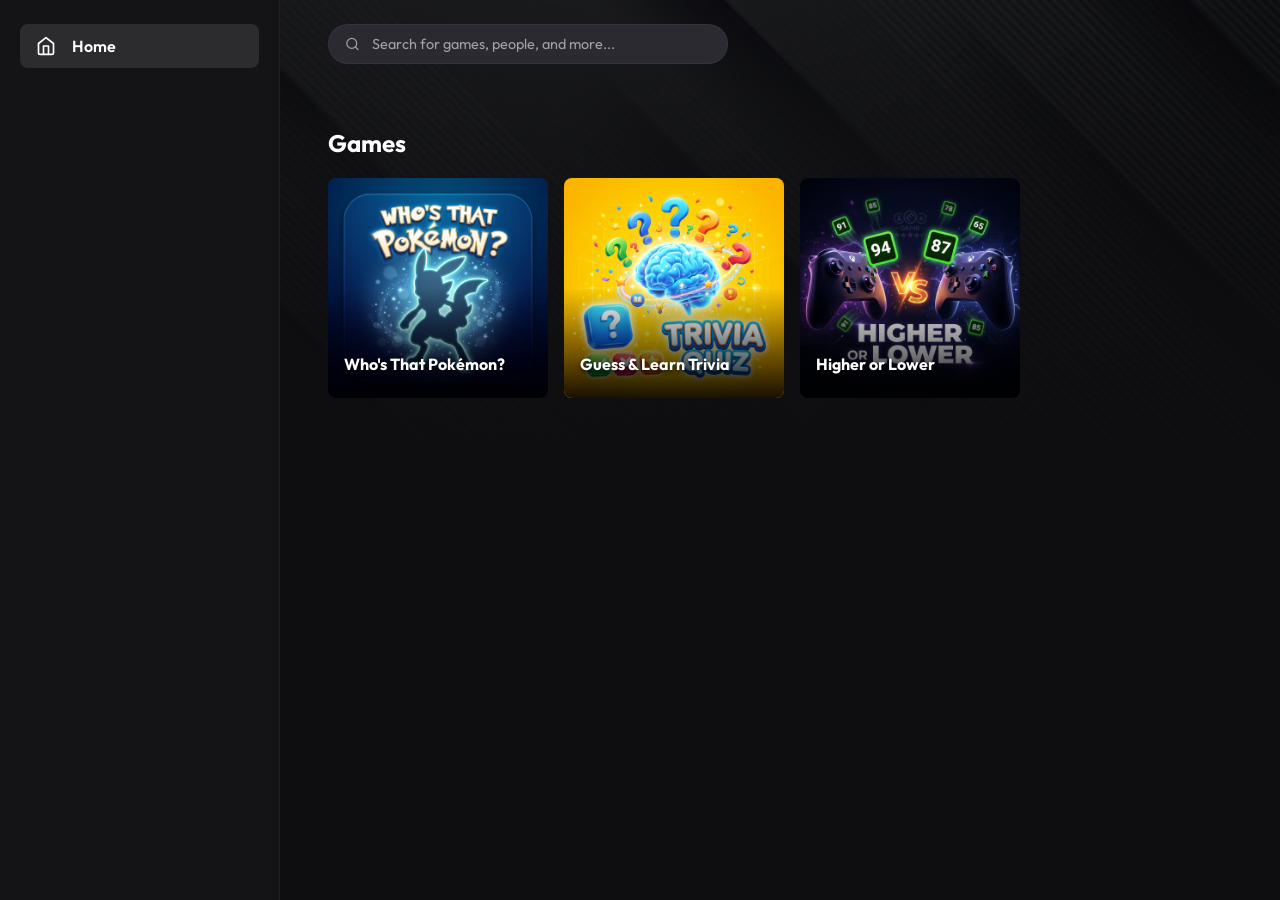
<file: index.html>
<!DOCTYPE html>
<html lang="en">
<head>
    <meta charset="UTF-8">
    <meta name="viewport" content="width=device-width, initial-scale=1.0">
    <title>ArcadiaX Dashboard</title>
    <link rel="preconnect" href="https://fonts.googleapis.com">
    <link rel="preconnect" href="https://fonts.gstatic.com" crossorigin>
    <link href="https://fonts.googleapis.com/css2?family=Outfit:wght@400;500;600;700;800&display=swap" rel="stylesheet">
    <link rel="stylesheet" href="./CSS/dashboard.css">
    
    <svg style="display:none;">
        <defs>
            <symbol id="icon-home" viewBox="0 0 24 24" fill="none" stroke="currentColor" stroke-width="2" stroke-linecap="round" stroke-linejoin="round">
                <path d="M3 9l9-7 9 7v11a2 2 0 0 1-2 2H5a2 2 0 0 1-2-2z"></path><polyline points="9 22 9 12 15 12 15 22"></polyline>
            </symbol>
            <symbol id="icon-search" viewBox="0 0 24 24" fill="none" stroke="currentColor" stroke-width="2" stroke-linecap="round" stroke-linejoin="round">
                <circle cx="11" cy="11" r="8"></circle><line x1="21" y1="21" x2="16.65" y2="16.65"></line>
            </symbol>
            <symbol id="icon-controller" viewBox="0 0 24 24" fill="none" stroke="currentColor" stroke-width="2" stroke-linecap="round" stroke-linejoin="round">
                <rect x="2" y="6" width="20" height="12" rx="2" ry="2"></rect><path d="M12 12h.01"></path><path d="M17 12h.01"></path><path d="M7 12h.01"></path>
            </symbol>
        </defs>
    </svg>
</head>
<body>
    <div class="app-container">
        <aside class="sidebar">
            <div class="sidebar-top">
                <nav class="main-nav">
                    <a href="#" class="nav-item active">
                        <svg class="icon"><use href="#icon-home"></use></svg>
                        <span>Home</span>
                    </a>
                </nav>
            </div>
        </aside>

        <main class="main-workspace">
            <div class="hero-background">
                <img src="./assets/MainBg.png" alt="Hero Background">
                <div class="hero-overlay"></div>
            </div>

            <div class="scroll-container">
                <header class="top-header">
                    <div class="search-box">
                        <svg class="icon-small"><use href="#icon-search"></use></svg>
                        <input type="text" id="searchInput" placeholder="Search for games, people, and more...">
                    </div>
                </header>

                <div class="content-padding">
                    <section class="game-lane">
                        <h2 class="lane-title">Games</h2>
                        <div class="cards-grid">
                            
                            <a href="gameshtml/pokemon.html" class="game-card focusable">
                                <img src="./assets/pokemon_cover.png" alt="Who's that Pokemon" class="card-art">
                                <div class="card-gradient"></div>
                                <div class="card-footer">
                                    <h3 class="game-title">Who's That Pokémon?</h3>
                                </div>
                            </a>

                            <a href="gameshtml/trivia.html" class="game-card focusable">
                                <img src="./assets/trivia_cover.png" alt="Trivia Cover" class="card-art">
                                <div class="card-gradient"></div>
                                <div class="card-footer">
                                    <h3 class="game-title">Guess & Learn Trivia</h3>
                                </div>
                            </a>

                            <a href="gameshtml/ratings.html" class="game-card focusable">
                                <img src="./assets/ratings_cover.png" alt="Higher or Lower" class="card-art">
                                <div class="card-gradient"></div>
                                <div class="card-footer">
                                    <h3 class="game-title">Higher or Lower</h3>
                                </div>
                            </a>

                        </div>
                    </section>
                </div>
            </div>
        </main>
    </div>
    <script src="./JS/dashboard.js"></script>
</body>
</html>
</file>
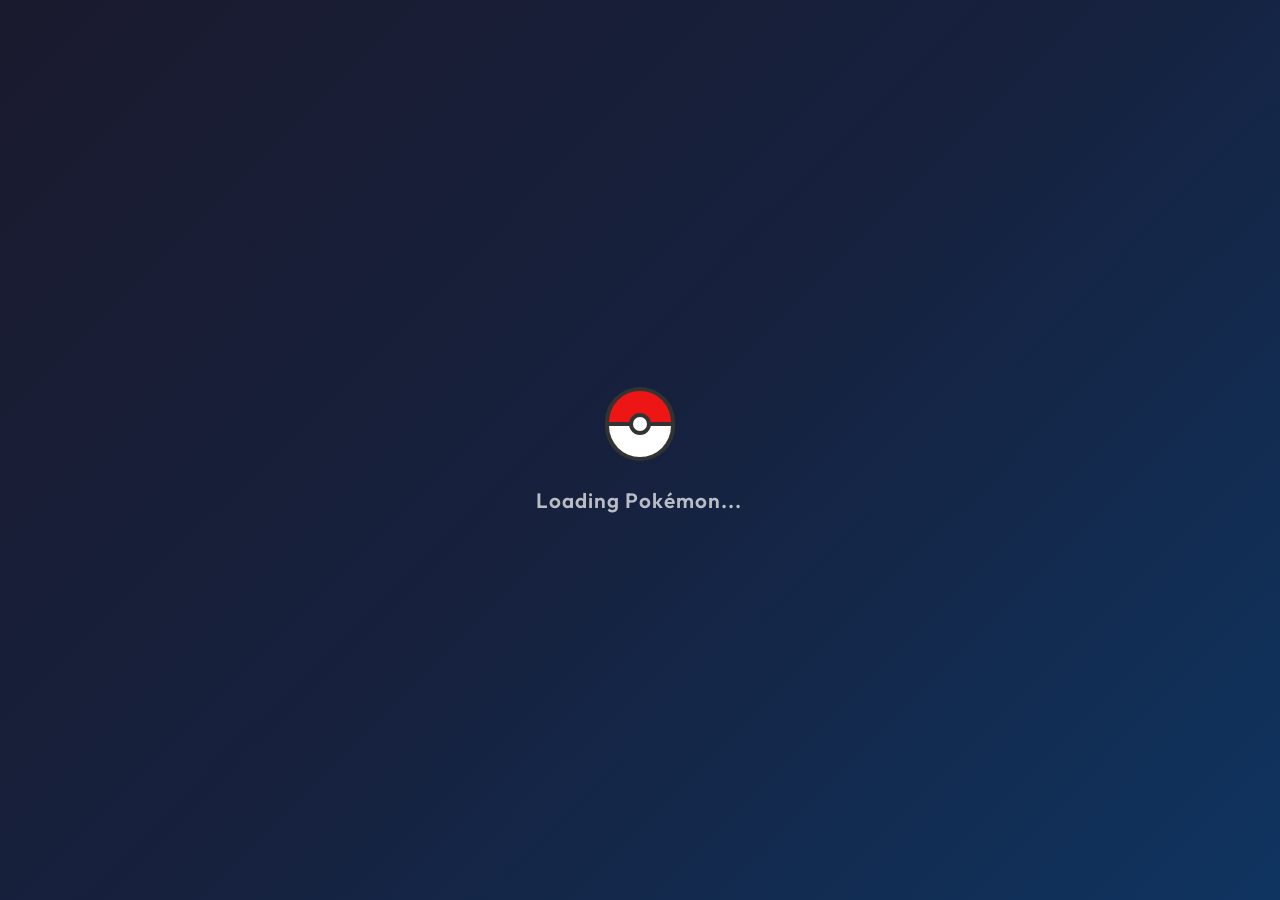
<file: pokemon.html>
<!DOCTYPE html>
<html lang="en">
<head>
    <meta charset="UTF-8">
    <meta name="viewport" content="width=device-width, initial-scale=1.0">
    <title>Who's That Pokémon?</title>
    <meta name="description" content="Test your Pokémon knowledge! Guess the silhouette in this classic Who's That Pokémon challenge.">
    <link rel="preconnect" href="https://fonts.googleapis.com">
    <link rel="preconnect" href="https://fonts.gstatic.com" crossorigin>
    <link href="https://fonts.googleapis.com/css2?family=Outfit:wght@400;600;700;800;900&display=swap" rel="stylesheet">
    <link rel="stylesheet" href="./CSS/style.css">
</head>
<body>

    <!-- Loading Screen -->
    <div id="loadingScreen" class="loading-screen">
        <div class="pokeball-loader">
            <div class="pokeball-top"></div>
            <div class="pokeball-center"></div>
            <div class="pokeball-bottom"></div>
        </div>
        <p class="loading-text">Loading Pokémon<span class="dots">...</span></p>
    </div>

    <!-- Game Screen -->
    <div id="gameScreen" class="game-screen hidden">
        <!-- Back Button -->
        <a href="index.html" class="btn-back">
            <svg width="24" height="24" viewBox="0 0 24 24" fill="none" stroke="currentColor" stroke-width="2.5" stroke-linecap="round" stroke-linejoin="round"><line x1="19" y1="12" x2="5" y2="12"></line><polyline points="12 19 5 12 12 5"></polyline></svg>
            <span>Dashboard</span>
        </a>

        <!-- Aspect-Ratio Preserving Wrapper for Exact Alignment -->
        <div class="bg-wrapper">
            <!-- Background Template -->
            <img src="./assets/Who's That Pokemon Upscale.jpeg" alt="" class="bg-template" draggable="false">

            <!-- Pokémon Silhouette Area (positioned over the starburst) -->
            <div class="silhouette-area">
                <img alt="Who's that Pokémon?" id="pokemonsilhouette" class="pokemon-silhouette" draggable="false" oncontextmenu="return false;">
            </div>
        </div>

        <!-- Title Overlay -->
        <div class="title-bar">
            <h1 id="gameTitle">Who's That Pokémon?</h1>
        </div>

        <!-- Score Display -->
        <div class="score-display" id="scoreDisplay">
            <div class="score-item">
                <span class="score-label">Score</span>
                <span class="score-value" id="scoreValue">0</span>
            </div>
            <div class="score-item">
                <span class="score-label">Streak</span>
                <span class="score-value" id="streakValue">0 🔥</span>
            </div>
        </div>

        <!-- Name Reveal Overlay -->
        <div id="nameReveal" class="name-reveal hidden">
            <span id="revealedName"></span>
        </div>

        <!-- Controls Panel -->
        <div class="controls-panel">
            <!-- Guess Input -->
            <div class="guess-section" id="guessSection">
                <input type="text" id="guessInput" class="guess-input" placeholder="Enter Pokémon name..." autocomplete="off" spellcheck="false">
                <button class="btn btn-guess" id="btnGuess" onclick="submitGuess()">
                    <span>Guess!</span>
                </button>
            </div>

            <!-- Action Buttons -->
            <div class="action-buttons">
                <button class="btn btn-reveal" id="btnReveal" onclick="revealPokemon()">
                    <svg width="20" height="20" viewBox="0 0 24 24" fill="none" stroke="currentColor" stroke-width="2.5" stroke-linecap="round" stroke-linejoin="round"><path d="M1 12s4-8 11-8 11 8 11 8-4 8-11 8-11-8-11-8z"></path><circle cx="12" cy="12" r="3"></circle></svg>
                    <span>Reveal</span>
                </button>
                <button class="btn btn-next" id="btnNext" onclick="nextPokemon()">
                    <span>Next</span>
                    <svg width="20" height="20" viewBox="0 0 24 24" fill="none" stroke="currentColor" stroke-width="2.5" stroke-linecap="round" stroke-linejoin="round"><polyline points="9 18 15 12 9 6"></polyline></svg>
                </button>
            </div>
        </div>

        <!-- Feedback Toast -->
        <div id="feedbackToast" class="feedback-toast hidden">
            <span id="feedbackText"></span>
        </div>
    </div>

    <script src="./JS/Pokemon.js"></script>
</body>
</html>
</file>
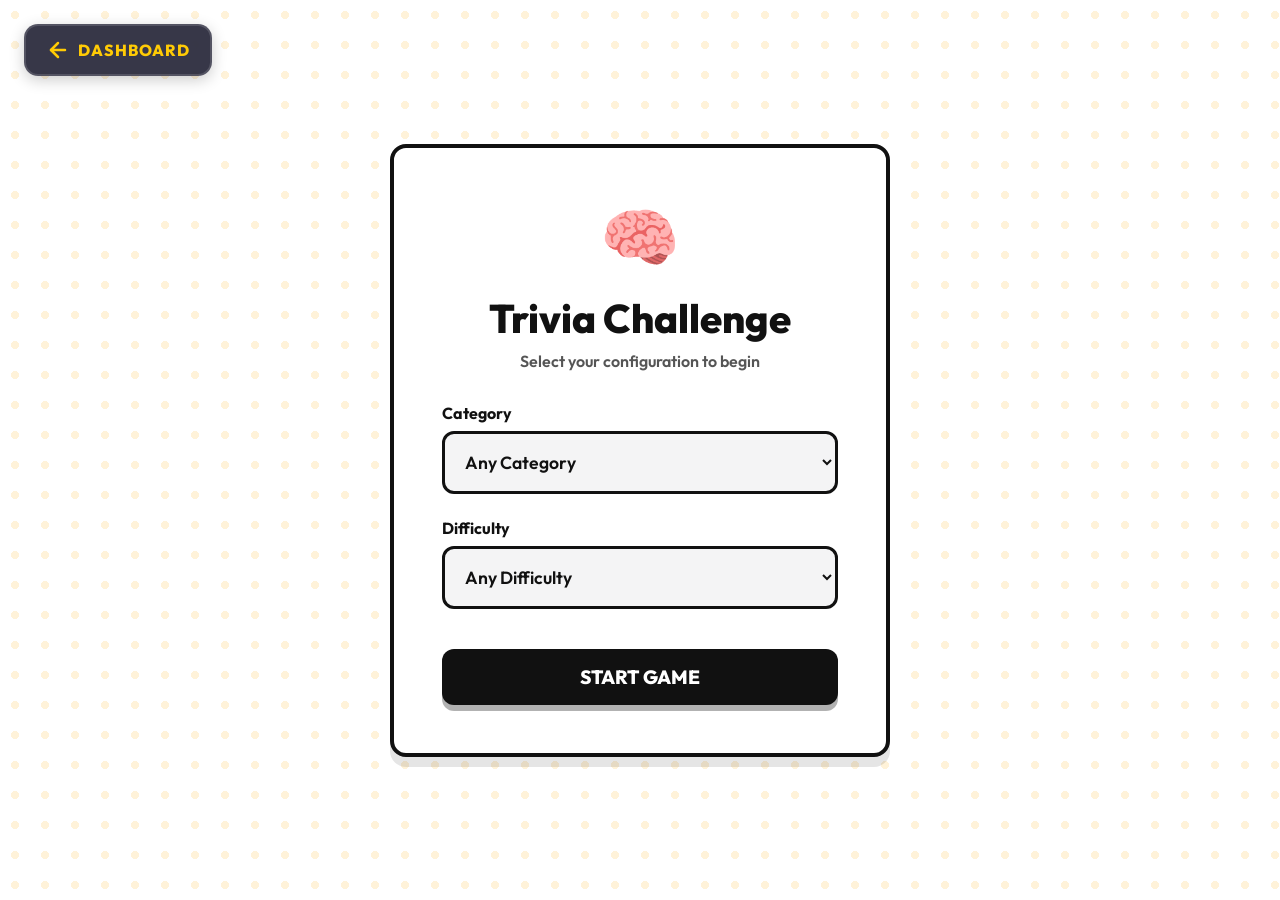
<file: trivia.html>
<!DOCTYPE html>
<html lang="en">
<head>
    <meta charset="UTF-8">
    <meta name="viewport" content="width=device-width, initial-scale=1.0">
    <title>Guess & Learn Trivia</title>
    <link rel="preconnect" href="https://fonts.googleapis.com">
    <link rel="preconnect" href="https://fonts.gstatic.com" crossorigin>
    <link href="https://fonts.googleapis.com/css2?family=Outfit:wght@400;500;600;700;800;900&display=swap" rel="stylesheet">
    <link rel="stylesheet" href="./CSS/style.css"> <!-- Base styles -->
    <link rel="stylesheet" href="./CSS/trivia.css"> <!-- Trivia specific -->
</head>
<body>
    <!-- Back Button -->
    <a href="index.html" class="btn-back" style="z-index: 100; position: absolute; top: 1.5rem; left: 1.5rem;">
        <svg width="24" height="24" viewBox="0 0 24 24" fill="none" stroke="currentColor" stroke-width="2.5" stroke-linecap="round" stroke-linejoin="round"><line x1="19" y1="12" x2="5" y2="12"></line><polyline points="12 19 5 12 12 5"></polyline></svg>
        <span>Dashboard</span>
    </a>

    <!-- Setup Screen -->
    <div id="setupScreen" class="screen active">
        <div class="flat-panel">
            <div class="panel-header">
                <span class="emoji-icon">🧠</span>
                <h1>Trivia Challenge</h1>
                <p>Select your configuration to begin</p>
            </div>
            <div class="form-group">
                <label>Category</label>
                <select id="categorySelect">
                    <option value="any">Any Category</option>
                    <option value="9">General Knowledge</option>
                    <option value="17">Science & Nature</option>
                    <option value="18">Computers</option>
                    <option value="15">Video Games</option>
                    <option value="21">Sports</option>
                </select>
            </div>
            <div class="form-group">
                <label>Difficulty</label>
                <select id="difficultySelect">
                    <option value="any">Any Difficulty</option>
                    <option value="easy">Easy</option>
                    <option value="medium">Medium</option>
                    <option value="hard">Hard</option>
                </select>
            </div>
            <button class="btn-primary" id="btnStartGame">Start Game</button>
        </div>
    </div>

    <!-- Game Screen -->
    <div id="gameScreen" class="screen hidden">
        <div class="top-bar">
            <div class="score-pill">Score: <span id="currentScore">0</span></div>
            <div class="question-tracker">Question <span id="currentQuestionNum">1</span>/10</div>
        </div>

        <div class="timer-container">
            <div class="timer-bar" id="timerBar"></div>
        </div>

        <div class="question-wrapper">
            <div class="corner-bl"></div>
            <div class="corner-tr"></div>
            <div class="question-box">
                <div class="question-content">
                    <span class="category-badge" id="questionCategory">Category</span>
                    <h2 id="questionText">Question Text Goes Here</h2>
                </div>
            </div>
        </div>

        <div class="answers-grid" id="answersGrid">
            <!-- Answer buttons injected by JS -->
        </div>
    </div>

    <!-- Results Screen -->
    <div id="resultsScreen" class="screen hidden">
        <div class="flat-panel">
            <div class="panel-header">
                <span class="emoji-icon">🏆</span>
                <h1>Game Over!</h1>
            </div>
            <div class="results-stats">
                <div class="stat-box" style="margin-bottom: 2rem;">
                    <span style="display: block; opacity: 0.8; margin-bottom: 0.5rem; font-weight: 700; font-size: 1.2rem;">Final Score</span>
                    <h2 id="finalScoreDisplay" style="font-size: 4rem; color: #10B981; margin: 0; font-weight: 900;">0</h2>
                </div>
            </div>
            <div class="btn-group">
                <button class="btn-primary" id="btnPlayAgain">Play Again</button>
                <a href="index.html" class="btn-secondary" style="text-align: center;">Return to Home</a>
            </div>
        </div>
    </div>

    <script src="./JS/Trivia.js"></script>
</body>
</html>
</file>
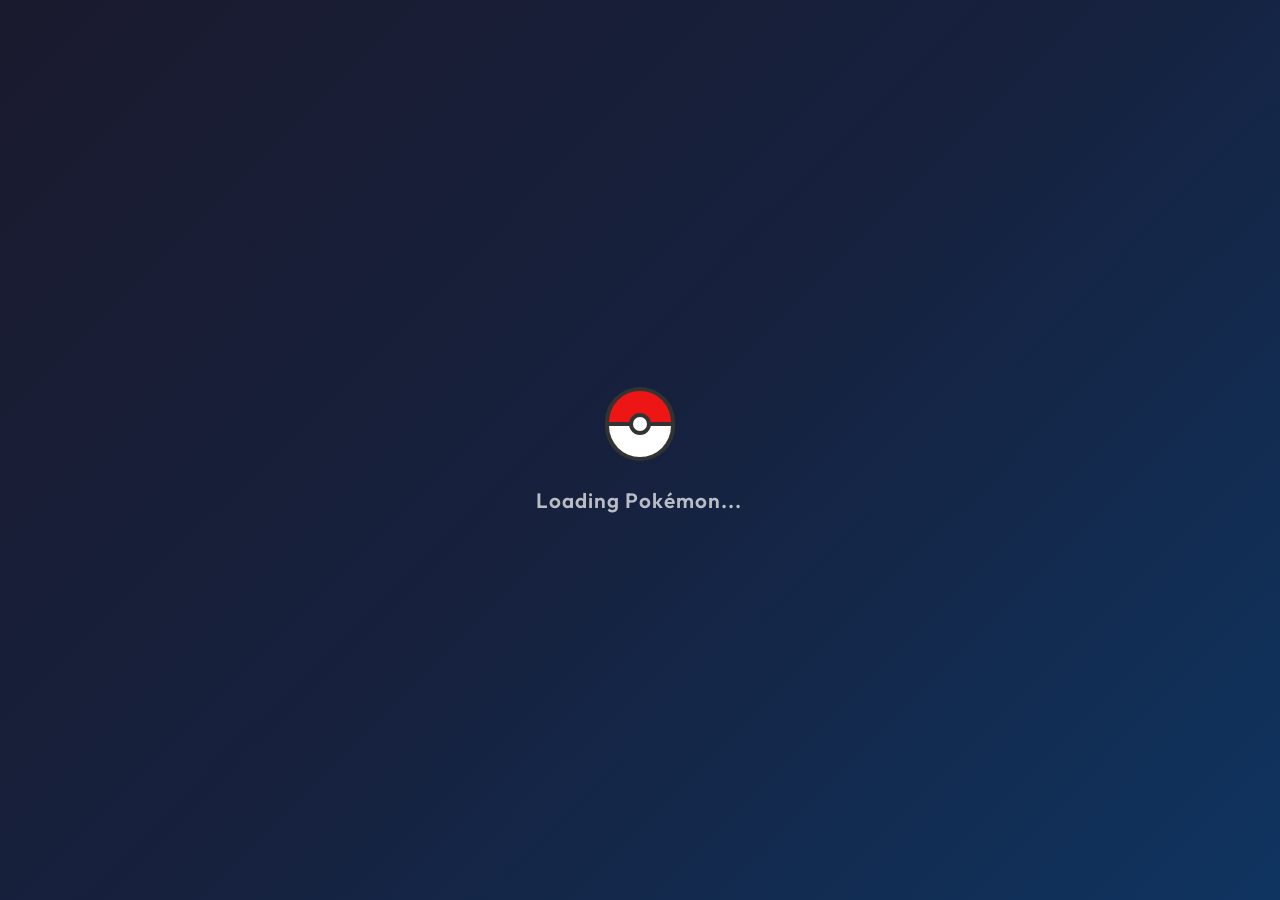
<file: gameshtml/pokemon.html>
<!DOCTYPE html>
<html lang="en">
<head>
    <meta charset="UTF-8">
    <meta name="viewport" content="width=device-width, initial-scale=1.0">
    <title>Who's That Pokémon?</title>
    <meta name="description" content="Test your Pokémon knowledge! Guess the silhouette in this classic Who's That Pokémon challenge.">
    <link rel="preconnect" href="https://fonts.googleapis.com">
    <link rel="preconnect" href="https://fonts.gstatic.com" crossorigin>
    <link href="https://fonts.googleapis.com/css2?family=Outfit:wght@400;600;700;800;900&display=swap" rel="stylesheet">
    <link rel="stylesheet" href="../CSS/style.css">
</head>
<body>
    <div id="loadingScreen" class="loading-screen">
        <div class="pokeball-loader">
            <div class="pokeball-top"></div>
            <div class="pokeball-center"></div>
            <div class="pokeball-bottom"></div>
        </div>
        <p class="loading-text">Loading Pokémon<span class="dots">...</span></p>
    </div>

    <div id="gameScreen" class="game-screen hidden">
        <a href="../index.html" class="btn-back">
            <svg width="24" height="24" viewBox="0 0 24 24" fill="none" stroke="currentColor" stroke-width="2.5" stroke-linecap="round" stroke-linejoin="round"><line x1="19" y1="12" x2="5" y2="12"></line><polyline points="12 19 5 12 12 5"></polyline></svg>
            <span>Dashboard</span>
        </a>

        <div class="bg-wrapper">
            <img src="../assets/Who's That Pokemon Upscale.jpeg" alt="" class="bg-template" draggable="false">

            <div class="silhouette-area">
                <img alt="Who's that Pokémon?" id="pokemonsilhouette" class="pokemon-silhouette" draggable="false" oncontextmenu="return false;">
            </div>
        </div>

        <div class="title-bar">
            <h1 id="gameTitle">Who's That Pokémon?</h1>
        </div>

        <div class="score-display" id="scoreDisplay">
            <div class="score-item">
                <span class="score-label">Score</span>
                <span class="score-value" id="scoreValue">0</span>
            </div>
            <div class="score-item">
                <span class="score-label">Streak</span>
                <span class="score-value" id="streakValue">0 🔥</span>
            </div>
        </div>

        <div id="nameReveal" class="name-reveal hidden">
            <span id="revealedName"></span>
        </div>

        <div class="controls-panel">
            <div class="guess-section" id="guessSection">
                <input type="text" id="guessInput" class="guess-input" placeholder="Enter Pokémon name..." autocomplete="off" spellcheck="false">
                <button class="btn btn-guess" id="btnGuess" onclick="submitGuess()">
                    <span>Guess!</span>
                </button>
            </div>

            <div class="action-buttons">
                <button class="btn btn-reveal" id="btnReveal" onclick="revealPokemon()">
                    <svg width="20" height="20" viewBox="0 0 24 24" fill="none" stroke="currentColor" stroke-width="2.5" stroke-linecap="round" stroke-linejoin="round"><path d="M1 12s4-8 11-8 11 8 11 8-4 8-11 8-11-8-11-8z"></path><circle cx="12" cy="12" r="3"></circle></svg>
                    <span>Reveal</span>
                </button>
                <button class="btn btn-next" id="btnNext" onclick="nextPokemon()">
                    <span>Next</span>
                    <svg width="20" height="20" viewBox="0 0 24 24" fill="none" stroke="currentColor" stroke-width="2.5" stroke-linecap="round" stroke-linejoin="round"><polyline points="9 18 15 12 9 6"></polyline></svg>
                </button>
            </div>
        </div>

        <div id="feedbackToast" class="feedback-toast hidden">
            <span id="feedbackText"></span>
        </div>
    </div>

    <script src="../JS/Pokemon.js"></script>
</body>
</html>
</file>
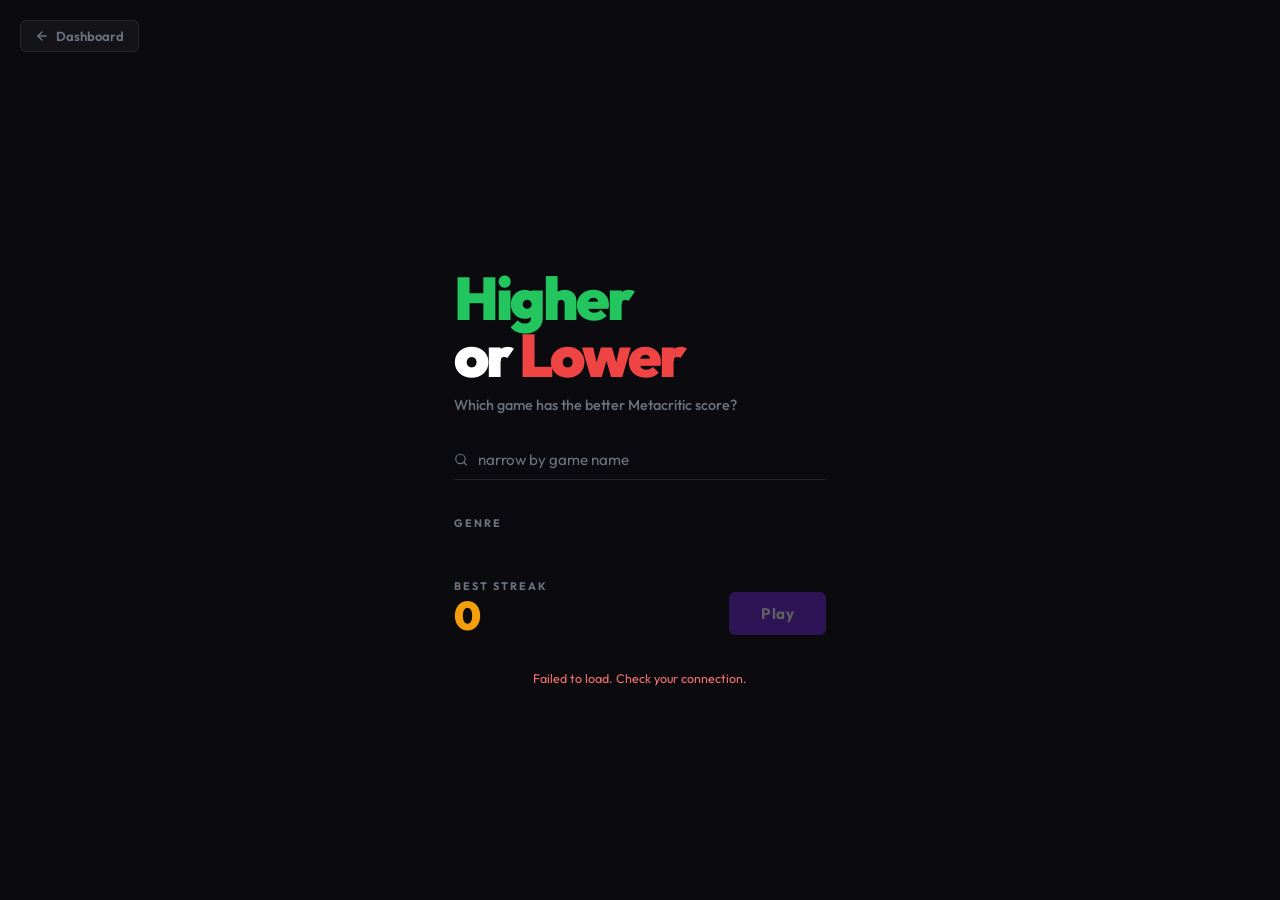
<file: gameshtml/ratings.html>
<!DOCTYPE html>
<html lang="en">
<head>
    <meta charset="UTF-8">
    <meta name="viewport" content="width=device-width, initial-scale=1.0">
    <title>Higher or Lower — ArcadiaX</title>
    <link rel="preconnect" href="https://fonts.googleapis.com">
    <link rel="preconnect" href="https://fonts.gstatic.com" crossorigin>
    <link href="https://fonts.googleapis.com/css2?family=Outfit:wght@400;500;600;700;800;900&display=swap" rel="stylesheet">
    <link rel="stylesheet" href="../CSS/ratings.css">
</head>
<body>

    <div id="setupScreen" class="screen active">
        <a href="../index.html" class="btn-back">
            <svg width="14" height="14" viewBox="0 0 24 24" fill="none" stroke="currentColor" stroke-width="2.5" stroke-linecap="round" stroke-linejoin="round"><line x1="19" y1="12" x2="5" y2="12"></line><polyline points="12 19 5 12 12 5"></polyline></svg>
            Dashboard
        </a>
        <div class="setup-layout">
            <div class="title-block">
                <h1><span style="color:#22c55e">Higher</span><br>or <span style="color:#ef4444">Lower</span></h1>
                <p>Which game has the better Metacritic score?</p>
            </div>

            <div class="search-wrap">
                <svg width="15" height="15" viewBox="0 0 24 24" fill="none" stroke="currentColor" stroke-width="2" stroke-linecap="round" stroke-linejoin="round"><circle cx="11" cy="11" r="8"></circle><line x1="21" y1="21" x2="16.65" y2="16.65"></line></svg>
                <input type="text" id="searchInput" placeholder="narrow by game name" autocomplete="off">
            </div>

            <div>
                <div class="chips-label">Genre</div>
                <div class="genre-row" id="genreFilters"></div>
            </div>

            <div class="setup-footer">
                <div class="streak-block">
                    <span class="streak-label">Best Streak</span>
                    <span class="streak-num" id="highStreakDisplay">0</span>
                </div>
                <button id="btnStart" class="btn-play" disabled>Play</button>
            </div>

            <p class="status-line" id="loadStatus">Fetching games...</p>
        </div>
    </div>

    <div id="gameScreen" class="screen">
        <div class="game-top">
            <div class="game-stat">🔥 <span id="streakDisplay">0</span></div>
            <div class="game-question">Metacritic — which is higher?</div>
            <div class="game-stat">Round <span id="roundNum">1</span></div>
        </div>
        <div class="arena">
            <div class="game-card" id="cardLeft">
                <div class="card-bg" id="bgLeft"></div>
                <div class="card-overlay"></div>
                <div class="card-content">
                    <div class="card-tags" id="badgesLeft"></div>
                    <h2 class="card-title" id="titleLeft"></h2>
                    <div class="meta-badge" id="scoreLeft">?</div>
                </div>
            </div>
            <div class="vs-mark">VS</div>
            <div class="game-card" id="cardRight">
                <div class="card-bg" id="bgRight"></div>
                <div class="card-overlay"></div>
                <div class="card-content">
                    <div class="card-tags" id="badgesRight"></div>
                    <h2 class="card-title" id="titleRight"></h2>
                    <div class="meta-badge" id="scoreRight">?</div>
                </div>
            </div>
        </div>
    </div>

    <div id="resultsScreen" class="screen">
        <a href="../index.html" class="btn-back">
            <svg width="14" height="14" viewBox="0 0 24 24" fill="none" stroke="currentColor" stroke-width="2.5" stroke-linecap="round" stroke-linejoin="round"><line x1="19" y1="12" x2="5" y2="12"></line><polyline points="12 19 5 12 12 5"></polyline></svg>
            Dashboard
        </a>
        <div class="results-layout">
            <p class="results-label">Game Over</p>
            <div class="results-scores">
                <div class="result-item">
                    <span class="result-num" id="finalStreak">0</span>
                    <span class="result-sub">streak</span>
                </div>
                <div class="result-divider">/</div>
                <div class="result-item">
                    <span class="result-num gold" id="finalBest">0</span>
                    <span class="result-sub">best</span>
                </div>
            </div>
            <div class="results-actions">
                <button id="btnPlayAgain" class="btn-play">Play Again</button>
            </div>
        </div>
    </div>

    <script src="../JS/Ratings.js"></script>
</body>
</html>
</file>
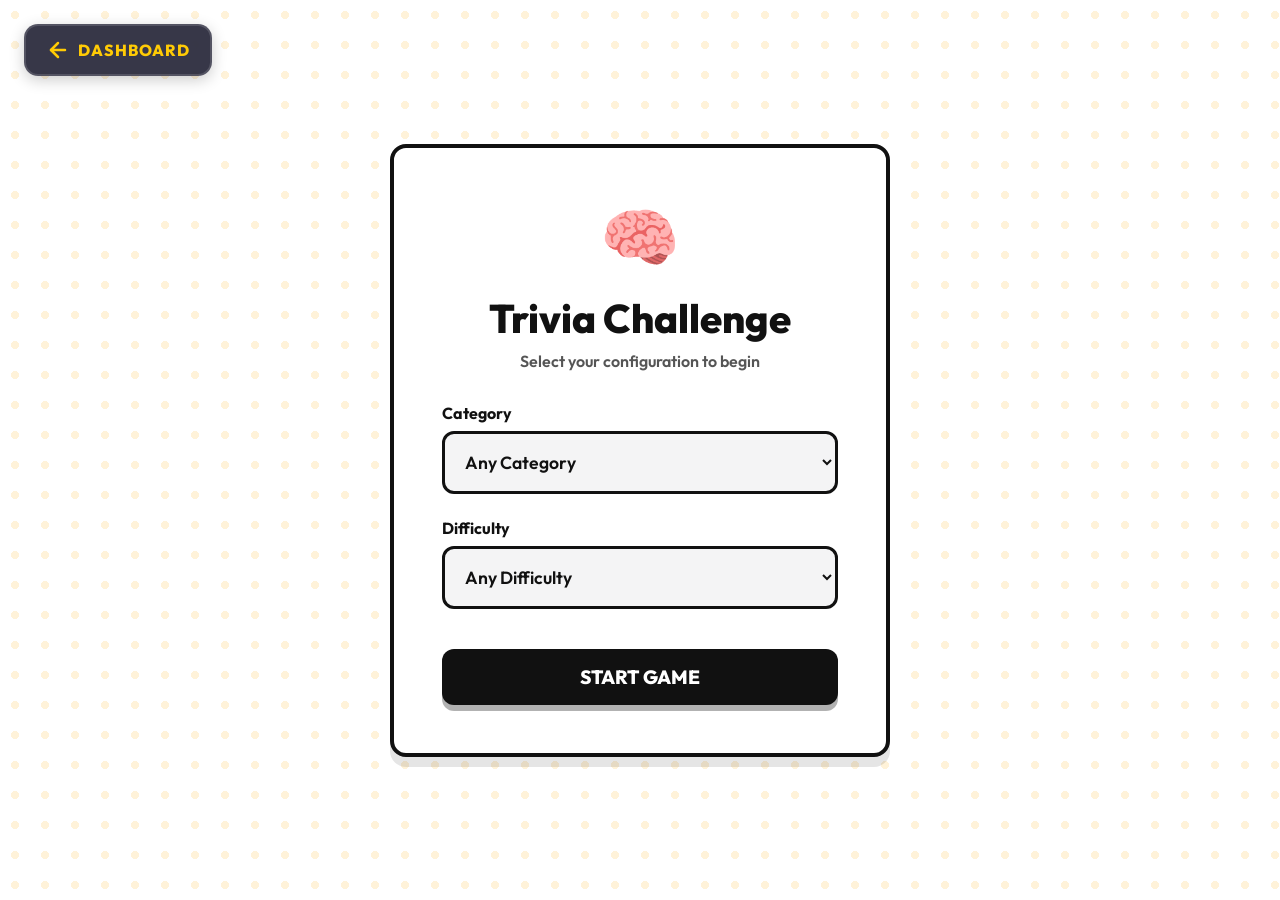
<file: gameshtml/trivia.html>
<!DOCTYPE html>
<html lang="en">
<head>
    <meta charset="UTF-8">
    <meta name="viewport" content="width=device-width, initial-scale=1.0">
    <title>Guess & Learn Trivia</title>
    <link rel="preconnect" href="https://fonts.googleapis.com">
    <link rel="preconnect" href="https://fonts.gstatic.com" crossorigin>
    <link href="https://fonts.googleapis.com/css2?family=Outfit:wght@400;500;600;700;800;900&display=swap" rel="stylesheet">
    <link rel="stylesheet" href="../CSS/style.css">
    <link rel="stylesheet" href="../CSS/trivia.css">
</head>
<body>
    <a href="../index.html" class="btn-back" style="z-index: 100; position: absolute; top: 1.5rem; left: 1.5rem;">
        <svg width="24" height="24" viewBox="0 0 24 24" fill="none" stroke="currentColor" stroke-width="2.5" stroke-linecap="round" stroke-linejoin="round"><line x1="19" y1="12" x2="5" y2="12"></line><polyline points="12 19 5 12 12 5"></polyline></svg>
        <span>Dashboard</span>
    </a>

    <div id="setupScreen" class="screen active">
        <div class="flat-panel">
            <div class="panel-header">
                <span class="emoji-icon">🧠</span>
                <h1>Trivia Challenge</h1>
                <p>Select your configuration to begin</p>
            </div>
            <div class="form-group">
                <label>Category</label>
                <select id="categorySelect">
                    <option value="any">Any Category</option>
                    <option value="9">General Knowledge</option>
                    <option value="17">Science & Nature</option>
                    <option value="18">Computers</option>
                    <option value="15">Video Games</option>
                    <option value="21">Sports</option>
                </select>
            </div>
            <div class="form-group">
                <label>Difficulty</label>
                <select id="difficultySelect">
                    <option value="any">Any Difficulty</option>
                    <option value="easy">Easy</option>
                    <option value="medium">Medium</option>
                    <option value="hard">Hard</option>
                </select>
            </div>
            <button class="btn-primary" id="btnStartGame">Start Game</button>
        </div>
    </div>

    <div id="gameScreen" class="screen hidden">
        <div class="top-bar">
            <div class="score-pill">Score: <span id="currentScore">0</span></div>
            <div class="question-tracker">Question <span id="currentQuestionNum">1</span>/10</div>
        </div>

        <div class="timer-container">
            <div class="timer-bar" id="timerBar"></div>
        </div>

        <div class="question-wrapper">
            <div class="corner-bl"></div>
            <div class="corner-tr"></div>
            <div class="question-box">
                <div class="question-content">
                    <span class="category-badge" id="questionCategory">Category</span>
                    <h2 id="questionText">Question Text Goes Here</h2>
                </div>
            </div>
        </div>

        <div class="answers-grid" id="answersGrid">
        </div>
    </div>

    <div id="resultsScreen" class="screen hidden">
        <div class="flat-panel">
            <div class="panel-header">
                <span class="emoji-icon">🏆</span>
                <h1>Game Over!</h1>
            </div>
            <div class="results-stats">
                <div class="stat-box" style="margin-bottom: 2rem;">
                    <span style="display: block; opacity: 0.8; margin-bottom: 0.5rem; font-weight: 700; font-size: 1.2rem;">Final Score</span>
                    <h2 id="finalScoreDisplay" style="font-size: 4rem; color: #10B981; margin: 0; font-weight: 900;">0</h2>
                </div>
            </div>
            <div class="btn-group">
                <button class="btn-primary" id="btnPlayAgain">Play Again</button>
                <a href="../index.html" class="btn-secondary" style="text-align: center;">Return to Home</a>
            </div>
        </div>
    </div>

    <script src="../JS/Trivia.js"></script>
</body>
</html>
</file>
<file: CSS/dashboard.css>
*, *::before, *::after {
    margin: 0;
    padding: 0;
    box-sizing: border-box;
}

:root {
    --bg-main: #0E0E10;
    --bg-sidebar: #141416;
    --bg-card: #202024;
    --bg-search: #2A2A30;
    --text-primary: #ffffff;
    --text-muted: #A1A1AA;
    --text-dark: #18181b;
    --success: #107C10;
    --focus-ring: #ffffff;
    --font: 'Outfit', -apple-system, BlinkMacSystemFont, "Segoe UI", Roboto, sans-serif;
    --sidebar-width: 280px;
    --header-height: 80px;
}

body {
    font-family: var(--font);
    background-color: var(--bg-main);
    color: var(--text-primary);
    overflow: hidden;
    width: 100vw;
    height: 100vh;
}

a {
    text-decoration: none;
    color: inherit;
}

button {
    font-family: inherit;
    border: none;
    background: none;
    cursor: pointer;
}

.text-success { color: var(--success); }
.text-muted { color: var(--text-muted); }
.text-xs { font-size: 0.75rem; }
.opacity-50 { opacity: 0.5; }
.mt-xl { margin-top: 3rem; }

.app-container {
    display: flex;
    width: 100vw;
    height: 100vh;
}

.sidebar {
    width: var(--sidebar-width);
    background-color: var(--bg-sidebar);
    height: 100vh;
    display: flex;
    flex-direction: column;
    justify-content: space-between;
    padding: 24px 20px;
    border-right: 1px solid rgba(255,255,255,0.05);
    z-index: 10;
}

.main-nav {
    display: flex;
    flex-direction: column;
    gap: 8px;
    margin-bottom: 32px;
}

.nav-item {
    display: flex;
    align-items: center;
    gap: 16px;
    padding: 12px 16px;
    border-radius: 8px;
    color: var(--text-muted);
    font-weight: 600;
    transition: all 0.2s;
}

.nav-item .icon {
    width: 20px;
    height: 20px;
}

.nav-item:hover {
    background-color: rgba(255,255,255,0.05);
    color: var(--text-primary);
}

.nav-item.active {
    background-color: rgba(255,255,255,0.1);
    color: var(--text-primary);
}

.icon-small {
    width: 16px;
    height: 16px;
}

.main-workspace {
    flex: 1;
    position: relative;
    height: 100vh;
    overflow: hidden;
}

.hero-background {
    position: absolute;
    inset: 0;
    z-index: 0;
}

.hero-background img {
    width: 100%;
    height: 60vh;
    object-fit: cover;
    object-position: top center;
    opacity: 0.6;
}

.hero-overlay {
    position: absolute;
    inset: 0;
    background: linear-gradient(to bottom, 
        rgba(14, 14, 16, 0.4) 0%, 
        rgba(14, 14, 16, 0.9) 40%, 
        rgba(14, 14, 16, 1) 60%
    );
}

.scroll-container {
    position: relative;
    z-index: 5;
    height: 100%;
    overflow-y: auto;
    overflow-x: hidden;
    padding-bottom: 100px;
}

.scroll-container::-webkit-scrollbar { width: 8px; }
.scroll-container::-webkit-scrollbar-track { background: transparent; }
.scroll-container::-webkit-scrollbar-thumb { background: rgba(255,255,255,0.2); border-radius: 4px; }
.scroll-container::-webkit-scrollbar-thumb:hover { background: rgba(255,255,255,0.3); }

.top-header {
    display: flex;
    align-items: center;
    justify-content: space-between;
    padding: 24px 48px;
    position: sticky;
    top: 0;
    z-index: 20;
}

.search-box {
    flex: 0 1 400px;
    background: var(--bg-search);
    border-radius: 20px;
    height: 40px;
    display: flex;
    align-items: center;
    padding: 0 16px;
    gap: 12px;
    border: 1px solid rgba(255,255,255,0.05);
    transition: border-color 0.2s, background 0.2s;
}

.search-box:focus-within {
    background: rgba(255,255,255,0.1);
    border-color: rgba(255,255,255,0.2);
}

.search-box input {
    background: none;
    border: none;
    outline: none;
    color: var(--text-primary);
    font-family: var(--font);
    font-size: 0.9rem;
    width: 100%;
}

.search-box input::placeholder { color: var(--text-muted); }
.search-box .icon-small { color: var(--text-muted); }

.content-padding { padding: 40px 48px; }

.game-lane {
    margin-bottom: 40px;
}

.lane-title {
    font-size: 1.5rem;
    font-weight: 700;
    margin-bottom: 20px;
}

.cards-grid {
    display: flex;
    gap: 16px;
    overflow-x: auto;
    padding-bottom: 24px;
    margin-bottom: -24px;
    scrollbar-width: none;
    -ms-overflow-style: none;
}

.cards-grid::-webkit-scrollbar { display: none; }

.game-card {
    position: relative;
    width: 220px;
    flex: 0 0 220px;
    aspect-ratio: 1 / 1;
    border-radius: 8px;
    overflow: hidden;
    background-color: var(--bg-card);
    transition: transform 0.2s cubic-bezier(0.34, 1.56, 0.64, 1), box-shadow 0.2s;
    outline: 3px solid transparent;
    outline-offset: 4px;
}

.card-art {
    width: 100%;
    height: 100%;
    object-fit: cover;
    position: absolute;
    inset: 0;
}

.card-gradient {
    position: absolute;
    inset: 0;
    background: linear-gradient(to top, rgba(0,0,0,0.9) 0%, rgba(0,0,0,0) 50%);
    pointer-events: none;
}

.card-footer {
    position: absolute;
    bottom: 0;
    left: 0;
    right: 0;
    padding: 16px;
    z-index: 2;
}

.game-title {
    font-size: 1rem;
    font-weight: 700;
    margin-bottom: 8px;
    text-shadow: 0 2px 4px rgba(0,0,0,0.8);
}

@media (max-width: 1024px) {
    .sidebar { width: 80px; padding: 24px 10px; }
    .nav-item span { display: none; }
    .search-box { flex: 1; margin-right: 16px; }
}

@media (max-width: 768px) {
    .app-container { flex-direction: column-reverse; }
    .sidebar { width: 100vw; height: auto; border-right: none; border-top: 1px solid rgba(255,255,255,0.05); flex-direction: row; padding: 12px 20px; }
    .sidebar-top { display: flex; flex-direction: row; width: 100%; justify-content: space-around; align-items: center; }
    .main-nav { flex-direction: row; margin-bottom: 0; }
    .nav-item { padding: 8px; }

    .top-header { padding: 16px 20px; }
    .content-padding { padding: 20px; }
    
    .game-card { width: 160px; flex: 0 0 160px; }
    .hero-background img { height: 40vh; }
}
</file>
<file: CSS/style.css>
*, *::before, *::after {
    margin: 0;
    padding: 0;
    box-sizing: border-box;
}

:root {
    --pokemon-yellow: #FFCB05;
    --pokemon-yellow-dark: #C7A008;
    --pokemon-blue: #3B4CCA;
    --pokemon-blue-light: #5B6EEA;
    --pokemon-red: #EE1515;
    --pokemon-red-dark: #CC0000;
    --dark: #1a1a2e;
    --dark-card: rgba(20, 20, 40, 0.85);
    --white: #ffffff;
    --text-muted: rgba(255, 255, 255, 0.7);
    --success: #4ade80;
    --error: #f87171;
    --font: 'Outfit', -apple-system, BlinkMacSystemFont, "Segoe UI", Roboto, sans-serif;
}

body {
    font-family: var(--font);
    background-color: var(--dark);
    color: var(--white);
    overflow: hidden;
    width: 100vw;
    height: 100vh;
}

.hidden {
    display: none !important;
}

.btn-back {
    position: absolute;
    top: 30px;
    left: 30px;
    z-index: 20;
    display: inline-flex;
    align-items: center;
    gap: 8px;
    background: var(--dark-card);
    backdrop-filter: blur(12px);
    -webkit-backdrop-filter: blur(12px);
    color: var(--pokemon-yellow);
    padding: 12px 20px;
    border-radius: 14px;
    border: 2px solid rgba(255, 255, 255, 0.15);
    font-weight: 800;
    font-size: 1rem;
    text-transform: uppercase;
    text-decoration: none;
    letter-spacing: 1px;
    transition: all 0.2s cubic-bezier(0.4, 0, 0.2, 1);
    box-shadow: 0 4px 15px rgba(0, 0, 0, 0.2);
}

.btn-back:hover {
    background: rgba(30, 30, 60, 0.9);
    border-color: var(--pokemon-yellow);
    transform: translateX(-6px);
    box-shadow: 0 6px 20px rgba(255, 203, 5, 0.2);
}

.loading-screen {
    position: fixed;
    inset: 0;
    background: linear-gradient(135deg, #1a1a2e 0%, #16213e 50%, #0f3460 100%);
    display: flex;
    flex-direction: column;
    align-items: center;
    justify-content: center;
    z-index: 100;
    gap: 30px;
}

.pokeball-loader {
    width: 70px;
    height: 70px;
    position: relative;
    animation: pokeball-bounce 0.6s ease-in-out infinite alternate;
}

.pokeball-top {
    width: 70px;
    height: 35px;
    background: var(--pokemon-red);
    border-radius: 70px 70px 0 0;
    border: 4px solid #333;
    border-bottom: none;
}

.pokeball-bottom {
    width: 70px;
    height: 35px;
    background: var(--white);
    border-radius: 0 0 70px 70px;
    border: 4px solid #333;
    border-top: none;
}

.pokeball-center {
    width: 70px;
    height: 4px;
    background: #333;
    position: relative;
}

.pokeball-center::after {
    content: '';
    position: absolute;
    width: 22px;
    height: 22px;
    background: var(--white);
    border: 4px solid #333;
    border-radius: 50%;
    top: 50%;
    left: 50%;
    transform: translate(-50%, -50%);
}

@keyframes pokeball-bounce {
    0% { transform: translateY(0); }
    100% { transform: translateY(-20px); }
}

.loading-text {
    font-size: 1.3rem;
    font-weight: 600;
    color: var(--text-muted);
    letter-spacing: 1px;
}

.dots {
    animation: dots-blink 1.4s infinite steps(4, end);
    display: inline-block;
    width: 24px;
    text-align: left;
}

@keyframes dots-blink {
    0% { content: ''; opacity: 0; }
    25% { opacity: 0.3; }
    50% { opacity: 0.6; }
    75% { opacity: 0.9; }
    100% { opacity: 1; }
}

.game-screen {
    position: fixed;
    inset: 0;
    display: flex;
    flex-direction: column;
    align-items: center;
    justify-content: center;
    overflow: hidden;
}

.bg-wrapper {
    position: absolute;
    left: 50%;
    top: 50%;
    transform: translate(-50%, -50%);
    aspect-ratio: 2048 / 1236;
    z-index: 0;
    pointer-events: none;
}

@media (min-aspect-ratio: 2048/1236) {
    .bg-wrapper {
        width: 100vw;
        height: auto;
    }
}
@media (max-aspect-ratio: 2048/1236) {
    .bg-wrapper {
        width: auto;
        height: 100vh;
    }
}

.bg-template {
    position: absolute;
    inset: 0;
    width: 100%;
    height: 100%;
    object-fit: fill;
    z-index: 0;
    user-select: none;
    -webkit-user-drag: none;
}

.game-screen::before {
    content: '';
    position: absolute;
    inset: 0;
    background: linear-gradient(
        135deg,
        rgba(0, 0, 0, 0.15) 0%,
        rgba(0, 0, 0, 0.3) 50%,
        rgba(0, 0, 0, 0.5) 100%
    );
    z-index: 1;
}

.title-bar {
    position: absolute;
    top: 25px;
    left: 50%;
    transform: translateX(-50%);
    z-index: 10;
    text-align: center;
}

.title-bar h1 {
    font-size: 2.8rem;
    font-weight: 900;
    color: var(--pokemon-yellow);
    text-shadow:
        3px 3px 0px var(--pokemon-blue),
        -1px -1px 0px var(--pokemon-blue),
        1px -1px 0px var(--pokemon-blue),
        -1px 1px 0px var(--pokemon-blue),
        0 0 30px rgba(255, 203, 5, 0.3);
    letter-spacing: 2px;
    white-space: nowrap;
    animation: title-glow 3s ease-in-out infinite alternate;
}

@keyframes title-glow {
    0% { text-shadow: 3px 3px 0px var(--pokemon-blue), -1px -1px 0px var(--pokemon-blue), 1px -1px 0px var(--pokemon-blue), -1px 1px 0px var(--pokemon-blue), 0 0 20px rgba(255, 203, 5, 0.2); }
    100% { text-shadow: 3px 3px 0px var(--pokemon-blue), -1px -1px 0px var(--pokemon-blue), 1px -1px 0px var(--pokemon-blue), -1px 1px 0px var(--pokemon-blue), 0 0 50px rgba(255, 203, 5, 0.5); }
}

.score-display {
    position: absolute;
    top: 25px;
    right: 30px;
    z-index: 10;
    display: flex;
    gap: 16px;
}

.score-item {
    background: var(--dark-card);
    backdrop-filter: blur(12px);
    -webkit-backdrop-filter: blur(12px);
    border: 1px solid rgba(255, 255, 255, 0.1);
    border-radius: 14px;
    padding: 10px 20px;
    display: flex;
    flex-direction: column;
    align-items: center;
    gap: 2px;
    min-width: 80px;
}

.score-label {
    font-size: 0.7rem;
    font-weight: 600;
    text-transform: uppercase;
    letter-spacing: 2px;
    color: var(--text-muted);
}

.score-value {
    font-size: 1.4rem;
    font-weight: 800;
    color: var(--pokemon-yellow);
}

.silhouette-area {
    position: absolute;
    z-index: 5;
    display: flex;
    align-items: center;
    justify-content: center;
    left: 27.2%;
    top: 51.5%;
    transform: translate(-50%, -50%);
    width: 32%;
    height: 32%;
}

.pokemon-silhouette {
    width: 100%;
    height: 100%;
    object-fit: contain;
    filter: brightness(0) drop-shadow(0 0 30px rgba(0, 0, 0, 0.5));
    user-select: none;
    -webkit-user-drag: none;
    transition: filter 0s, transform 0.2s cubic-bezier(0.4, 0, 0.2, 1);
    animation: silhouette-idle 3s ease-in-out infinite;
}

@keyframes silhouette-idle {
    0%, 100% { transform: translateY(0); }
    50% { transform: translateY(-3%); }
}

.pokemon-silhouette.revealed {
    filter: drop-shadow(0 0 30px rgba(0, 0, 0, 0.5));
    transform: scale(1.08);
    transition: filter 0.5s, transform 0.5s cubic-bezier(0.34, 1.56, 0.64, 1);
}

.name-reveal {
    position: absolute;
    z-index: 15;
    top: 50%;
    left: 50%;
    transform: translate(-50%, -50%);
    pointer-events: none;
}

.name-reveal span {
    display: block;
    font-size: 3rem;
    font-weight: 900;
    color: var(--white);
    text-transform: capitalize;
    text-shadow:
        3px 3px 0px var(--pokemon-blue),
        0 0 40px rgba(59, 76, 202, 0.6);
    animation: name-zoom 0.6s cubic-bezier(0.34, 1.56, 0.64, 1) forwards;
    white-space: nowrap;
}

@keyframes name-zoom {
    0% { transform: scale(0); opacity: 0; }
    60% { transform: scale(1.2); opacity: 1; }
    100% { transform: scale(1); opacity: 1; }
}

.controls-panel {
    position: absolute;
    bottom: 30px;
    left: 50%;
    transform: translateX(-50%);
    z-index: 10;
    display: flex;
    flex-direction: column;
    align-items: center;
    gap: 14px;
    width: 90%;
    max-width: 500px;
}

.guess-section {
    display: flex;
    gap: 10px;
    width: 100%;
}

.guess-input {
    flex: 1;
    padding: 14px 20px;
    font-family: var(--font);
    font-size: 1rem;
    font-weight: 600;
    color: var(--white);
    background: var(--dark-card);
    backdrop-filter: blur(12px);
    -webkit-backdrop-filter: blur(12px);
    border: 2px solid rgba(255, 255, 255, 0.15);
    border-radius: 14px;
    outline: none;
    transition: border-color 0.3s, box-shadow 0.3s;
    caret-color: var(--pokemon-yellow);
}

.guess-input::placeholder {
    color: var(--text-muted);
    font-weight: 400;
}

.guess-input:focus {
    border-color: var(--pokemon-yellow);
    box-shadow: 0 0 20px rgba(255, 203, 5, 0.15);
}

.btn {
    display: inline-flex;
    align-items: center;
    justify-content: center;
    gap: 8px;
    padding: 14px 24px;
    font-family: var(--font);
    font-size: 1rem;
    font-weight: 700;
    border: none;
    border-radius: 14px;
    cursor: pointer;
    transition: all 0.2s cubic-bezier(0.4, 0, 0.2, 1);
    text-transform: uppercase;
    letter-spacing: 1px;
    white-space: nowrap;
}

.btn:active {
    transform: scale(0.95);
}

.btn-guess {
    background: linear-gradient(135deg, var(--pokemon-yellow) 0%, var(--pokemon-yellow-dark) 100%);
    color: #1a1a2e;
    box-shadow: 0 4px 15px rgba(255, 203, 5, 0.3);
    min-width: 120px;
}

.btn-guess:hover {
    box-shadow: 0 6px 25px rgba(255, 203, 5, 0.5);
    transform: translateY(-2px);
}

.action-buttons {
    display: flex;
    gap: 10px;
    width: 100%;
}

.btn-reveal {
    flex: 1;
    background: var(--dark-card);
    backdrop-filter: blur(12px);
    -webkit-backdrop-filter: blur(12px);
    color: var(--white);
    border: 2px solid rgba(255, 255, 255, 0.15);
    box-shadow: 0 4px 15px rgba(0, 0, 0, 0.2);
}

.btn-reveal:hover {
    border-color: rgba(255, 255, 255, 0.3);
    background: rgba(30, 30, 60, 0.9);
    transform: translateY(-2px);
    box-shadow: 0 6px 20px rgba(0, 0, 0, 0.3);
}

.btn-next {
    flex: 1;
    background: linear-gradient(135deg, var(--pokemon-blue) 0%, var(--pokemon-blue-light) 100%);
    color: var(--white);
    box-shadow: 0 4px 15px rgba(59, 76, 202, 0.3);
}

.btn-next:hover {
    box-shadow: 0 6px 25px rgba(59, 76, 202, 0.5);
    transform: translateY(-2px);
}

.feedback-toast {
    position: absolute;
    top: 50%;
    left: 50%;
    transform: translate(-50%, -50%);
    z-index: 20;
    padding: 16px 36px;
    border-radius: 16px;
    font-size: 1.4rem;
    font-weight: 800;
    letter-spacing: 1px;
    text-transform: uppercase;
    backdrop-filter: blur(16px);
    -webkit-backdrop-filter: blur(16px);
    animation: toast-in 0.4s cubic-bezier(0.34, 1.56, 0.64, 1) forwards;
    pointer-events: none;
}

.feedback-toast.correct {
    background: rgba(74, 222, 128, 0.2);
    color: var(--success);
    border: 2px solid var(--success);
    box-shadow: 0 0 40px rgba(74, 222, 128, 0.2);
}

.feedback-toast.incorrect {
    background: rgba(248, 113, 113, 0.2);
    color: var(--error);
    border: 2px solid var(--error);
    box-shadow: 0 0 40px rgba(248, 113, 113, 0.2);
}

@keyframes toast-in {
    0% { transform: translate(-50%, -50%) scale(0.5); opacity: 0; }
    100% { transform: translate(-50%, -50%) scale(1); opacity: 1; }
}

@keyframes toast-out {
    0% { transform: translate(-50%, -50%) scale(1); opacity: 1; }
    100% { transform: translate(-50%, -50%) scale(0.8) translateY(-20px); opacity: 0; }
}

@media (max-width: 768px) {
    .bg-wrapper {
        width: max(185vw, calc(105vh * 2048 / 1236));
        height: max(105vh, calc(185vw * 1236 / 2048));
        transform: translate(-27.2%, -51.5%);
    }

    .title-bar h1 {
        font-size: 1.8rem;
    }

    .btn-back {
        top: 15px;
        left: 15px;
        padding: 8px 14px;
        font-size: 0.8rem;
    }

    .score-display {
        top: 15px;
        right: 15px;
        gap: 8px;
    }

    .score-item {
        padding: 8px 14px;
        min-width: 60px;
        border-radius: 10px;
    }

    .score-label {
        font-size: 0.6rem;
    }

    .score-value {
        font-size: 1.1rem;
    }

    .silhouette-area {
        left: 27.2%;
        top: 51.5%;
        width: 32%;
        height: 32%;
    }

    .pokemon-silhouette {
        max-width: 80vw;
    }

    .name-reveal span {
        font-size: 2rem;
    }

    .controls-panel {
        bottom: 20px;
        max-width: 95%;
    }

    .btn {
        padding: 12px 18px;
        font-size: 0.9rem;
    }
}

@media (max-width: 480px) {
    .title-bar {
        top: 15px;
    }

    .btn-back span {
        display: none;
    }
    
    .btn-back {
        padding: 8px;
        border-radius: 50%;
    }

    .title-bar h1 {
        font-size: 1.4rem;
    }

    .score-display {
        top: 60px;
        right: 15px;
    }

    .guess-section {
        flex-direction: column;
    }

    .btn-guess {
        min-width: unset;
    }
}
</file>
<file: CSS/trivia.css>
body {
    background: radial-gradient(circle at center, #fee54e 0%, #ffcc00 100%);
    color: #111;
    font-family: 'Outfit', sans-serif;
    min-height: 100vh;
    display: flex;
    justify-content: center;
    align-items: center;
    overflow: hidden;
    margin: 0;
    background-image: radial-gradient(rgba(255, 170, 0, 0.15) 20%, transparent 20%);
    background-size: 30px 30px;
    background-position: 0 0, 15px 15px;
}

.screen {
    width: 100%;
    max-width: 900px;
    padding: 2rem;
    display: none;
    flex-direction: column;
    align-items: center;
    animation: fadeIn 0.4s ease forwards;
    box-sizing: border-box;
}

.screen.active {
    display: flex;
}

.hidden {
    display: none !important;
}

@keyframes fadeIn {
    from { opacity: 0; transform: translateY(10px); }
    to { opacity: 1; transform: translateY(0); }
}

.flat-panel {
    background: #fff;
    border-radius: 16px;
    padding: 3rem;
    width: 100%;
    max-width: 500px;
    text-align: center;
    box-shadow: 0 10px 0px rgba(0,0,0,0.1);
    box-sizing: border-box;
    border: 4px solid #111;
}

.panel-header h1 {
    font-size: 2.5rem;
    margin-bottom: 0.5rem;
    font-weight: 800;
    color: #111;
    margin-top: 0;
}

.panel-header p {
    color: #555;
    margin-bottom: 2rem;
    font-weight: 600;
}

.emoji-icon {
    font-size: 4rem;
    display: block;
    margin-bottom: 1rem;
}

.form-group {
    text-align: left;
    margin-bottom: 1.5rem;
}

.form-group label {
    display: block;
    margin-bottom: 0.5rem;
    font-size: 1rem;
    color: #111;
    font-weight: 700;
}

select {
    width: 100%;
    padding: 1rem;
    border-radius: 12px;
    background: #f4f4f5;
    border: 3px solid #111;
    color: #111;
    font-family: 'Outfit';
    font-size: 1.1rem;
    font-weight: 600;
    outline: none;
    transition: all 0.2s;
    box-sizing: border-box;
    cursor: pointer;
}

select:focus {
    background: #fff;
    box-shadow: 0 4px 0px #111;
    transform: translateY(-2px);
}

.btn-primary {
    background: #111;
    border: none;
    border-radius: 12px;
    padding: 1rem 2rem;
    color: white;
    font-family: inherit;
    font-weight: 800;
    font-size: 1.2rem;
    cursor: pointer;
    width: 100%;
    margin-top: 1rem;
    transition: transform 0.1s, box-shadow 0.1s;
    box-shadow: 0 6px 0px rgba(0,0,0,0.3);
    box-sizing: border-box;
    text-transform: uppercase;
}

.btn-primary:active {
    transform: translateY(6px);
    box-shadow: 0 0px 0px rgba(0,0,0,0.3);
}

.btn-primary:disabled {
    opacity: 0.6;
    cursor: not-allowed;
    transform: none;
    box-shadow: none;
}

.btn-secondary {
    display: block;
    background: transparent;
    border: 3px solid #111;
    border-radius: 12px;
    padding: 1rem 2rem;
    color: #111;
    font-weight: 800;
    text-decoration: none;
    margin-top: 1rem;
    transition: background 0.2s;
    box-sizing: border-box;
    text-transform: uppercase;
}

.btn-secondary:hover {
    background: #111;
    color: #fff;
}

.top-bar {
    width: 100%;
    display: flex;
    justify-content: space-between;
    align-items: center;
    margin-bottom: 1.5rem;
}

.score-pill, .question-tracker {
    background: #fff;
    border: 3px solid #111;
    padding: 0.6rem 1.5rem;
    border-radius: 50px;
    font-weight: 800;
    font-size: 1.2rem;
    color: #111;
    box-shadow: 0 4px 0 #111;
}

.score-pill span {
    color: #10B981; 
}

.timer-container {
    width: 100%;
    height: 12px;
    background: #fff;
    border: 3px solid #111;
    border-radius: 10px;
    margin-bottom: 2rem;
    overflow: hidden;
}

.timer-bar {
    height: 100%;
    width: 100%;
    background: #EF4444;
    transform-origin: left;
    transition: width 1s linear;
}

.question-wrapper {
    position: relative;
    width: 100%;
    margin-bottom: 3rem;
    padding: 15px;
}

.corner-tl, .corner-tr, .corner-bl, .corner-br {
    position: absolute;
    width: 35px;
    height: 35px;
    border: 5px solid #111;
    z-index: 0;
}

.question-wrapper .corner-bl {
    bottom: 5px;
    left: 20px;
    border-top: none;
    border-right: none;
    border-bottom-left-radius: 16px;
}

.question-wrapper .corner-tr {
    top: 5px;
    right: 20px;
    border-bottom: none;
    border-left: none;
    border-top-right-radius: 16px;
}

.question-box {
    background: #fff;
    border-radius: 16px;
    padding: 2.5rem 3rem;
    transform: skewX(-8deg);
    box-shadow: 0 0 0 2px #fff;
    text-align: center;
    position: relative;
    z-index: 2;
    min-height: 150px;
    display: flex;
    flex-direction: column;
    justify-content: center;
}

.question-content {
    transform: skewX(8deg);
}

.category-badge {
    display: inline-block;
    background: #111;
    padding: 0.3rem 0.8rem;
    border-radius: 8px;
    font-size: 0.8rem;
    font-weight: 700;
    text-transform: uppercase;
    color: #ffd000;
    margin-bottom: 10px;
}

#questionText {
    font-size: 1.8rem;
    font-weight: 800;
    line-height: 1.3;
    color: #111;
    margin: 0;
}

.answers-grid {
    display: grid;
    grid-template-columns: 1fr 1fr;
    gap: 2rem;
    width: 100%;
    padding: 10px;
}

.answer-wrapper {
    position: relative;
    width: 100%;
}

.answer-wrapper .corner-bl {
    bottom: -8px;
    left: 10px;
    border-top: none;
    border-right: none;
    border-bottom-left-radius: 12px;
}

.answer-wrapper .corner-tr {
    top: -8px;
    right: 15px;
    border-bottom: none;
    border-left: none;
    border-top-right-radius: 12px;
}

.btn-answer {
    width: 100%;
    background: #1c1c1e;
    border: none;
    border-radius: 14px;
    padding: 1.2rem;
    cursor: pointer;
    transform: skewX(-8deg);
    position: relative;
    z-index: 2;
    transition: transform 0.1s cubic-bezier(0.4, 0, 0.2, 1), background 0.2s;
    box-shadow: inset 0 0 0 2px transparent;
}

.btn-answer:hover:not(:disabled) {
    transform: skewX(-8deg) scale(1.02);
    background: #2c2c30;
}

.btn-answer:active:not(:disabled) {
    transform: skewX(-8deg) scale(0.98);
}

.btn-answer-content {
    transform: skewX(8deg);
    display: flex;
    align-items: center;
    gap: 1.5rem;
    font-size: 1.4rem;
    color: #fff;
    font-family: inherit;
    padding: 0 1rem;
}

.answer-label {
    font-weight: 900;
    font-size: 1.6rem;
}

.answer-text {
    font-weight: 600;
    text-align: left;
    flex: 1;
}

.btn-answer.correct {
    background: #4ADE80 !important;
    animation: correctPop 0.4s ease;
}
.btn-answer.correct .btn-answer-content {
    color: #064E3B;
}

.btn-answer.incorrect {
    background: #EF4444 !important;
}
.btn-answer.incorrect .btn-answer-content {
    color: #fff;
}

@keyframes correctPop {
    0% { transform: skewX(-8deg) scale(1); }
    50% { transform: skewX(-8deg) scale(1.05); }
    100% { transform: skewX(-8deg) scale(1); }
}

@media (max-width: 768px) {
    .answers-grid {
        grid-template-columns: 1fr;
        gap: 1.5rem;
    }
    #questionText {
        font-size: 1.4rem;
    }
    .top-bar {
        font-size: 0.9rem;
    }
    .question-box {
        padding: 1.5rem;
    }
    .btn-answer-content {
        font-size: 1.2rem;
    }
}
</file>
<file: CSS/ratings.css>
*, *::before, *::after {
    margin: 0;
    padding: 0;
    box-sizing: border-box;
}

:root {
    --font: 'Outfit', sans-serif;
    --bg: #0b0b0f;
    --text: #ffffff;
    --muted: #6b7280;
    --border: rgba(255,255,255,0.08);
    --purple: #6d28d9;
}

body {
    font-family: var(--font);
    background: var(--bg);
    color: var(--text);
    width: 100vw;
    height: 100vh;
    overflow: hidden;
}

.btn-back {
    position: fixed;
    top: 1.25rem;
    left: 1.25rem;
    z-index: 200;
    display: inline-flex;
    align-items: center;
    gap: 7px;
    padding: 7px 14px;
    border-radius: 6px;
    border: 1px solid var(--border);
    background: rgba(255,255,255,0.04);
    color: var(--muted);
    font-family: var(--font);
    font-size: 0.82rem;
    font-weight: 600;
    text-decoration: none;
    transition: color 0.15s, border-color 0.15s;
}

.btn-back:hover {
    color: var(--text);
    border-color: rgba(255,255,255,0.2);
}

.screen {
    display: none;
    position: fixed;
    inset: 0;
}

.screen.active {
    display: block;
}

.setup-layout {
    display: flex;
    flex-direction: column;
    gap: 2.25rem;
    width: 100%;
    max-width: 420px;
    margin: 0 auto;
    padding: 5.5rem 1.5rem 2rem;
    height: 100%;
    justify-content: center;
}

.title-block h1 {
    font-size: 3.75rem;
    font-weight: 900;
    line-height: 0.95;
    letter-spacing: -3px;
    color: var(--text);
}

.title-block p {
    margin-top: 0.75rem;
    color: var(--muted);
    font-size: 0.9rem;
    font-weight: 500;
}

.search-wrap {
    display: flex;
    align-items: center;
    gap: 10px;
    padding-bottom: 10px;
    border-bottom: 1px solid rgba(255,255,255,0.1);
    color: var(--muted);
}

.search-wrap input {
    background: none;
    border: none;
    outline: none;
    color: var(--text);
    font-family: var(--font);
    font-size: 0.95rem;
    width: 100%;
}

.search-wrap input::placeholder {
    color: var(--muted);
}

.chips-label {
    font-size: 0.68rem;
    font-weight: 700;
    letter-spacing: 2px;
    text-transform: uppercase;
    color: var(--muted);
    margin-bottom: 0.6rem;
}

.genre-row {
    display: flex;
    gap: 6px;
    overflow-x: auto;
    padding-bottom: 4px;
    scrollbar-width: none;
}

.genre-row::-webkit-scrollbar {
    display: none;
}

.genre-chip {
    flex-shrink: 0;
    padding: 5px 13px;
    border-radius: 4px;
    border: 1px solid rgba(255,255,255,0.1);
    background: transparent;
    color: var(--muted);
    font-family: var(--font);
    font-size: 0.8rem;
    font-weight: 600;
    cursor: pointer;
    transition: all 0.15s;
}

.genre-chip:hover {
    border-color: rgba(255,255,255,0.25);
    color: var(--text);
}

.genre-chip.active {
    background: var(--text);
    border-color: var(--text);
    color: #000;
}

.setup-footer {
    display: flex;
    align-items: flex-end;
    gap: 1rem;
}

.streak-block {
    flex: 1;
    display: flex;
    flex-direction: column;
    gap: 2px;
}

.streak-label {
    font-size: 0.68rem;
    font-weight: 700;
    letter-spacing: 2px;
    text-transform: uppercase;
    color: var(--muted);
}

.streak-num {
    font-size: 2.5rem;
    font-weight: 900;
    color: #f59e0b;
    letter-spacing: -2px;
    line-height: 1;
}

.btn-play {
    padding: 0.75rem 2rem;
    background: var(--purple);
    color: #fff;
    border: none;
    border-radius: 6px;
    font-family: var(--font);
    font-size: 0.95rem;
    font-weight: 700;
    cursor: pointer;
    letter-spacing: 0.5px;
    transition: opacity 0.15s, transform 0.1s;
}

.btn-play:hover {
    opacity: 0.85;
}

.btn-play:active {
    transform: scale(0.97);
}

.btn-play:disabled {
    opacity: 0.35;
    cursor: not-allowed;
}

.status-line {
    font-size: 0.78rem;
    color: var(--muted);
    text-align: center;
}

.game-top {
    position: fixed;
    top: 0;
    left: 0;
    right: 0;
    display: flex;
    justify-content: space-between;
    align-items: center;
    padding: 1rem 1.5rem;
    z-index: 50;
    pointer-events: none;
}

.game-stat {
    font-size: 0.9rem;
    font-weight: 700;
    background: rgba(11,11,15,0.7);
    backdrop-filter: blur(12px);
    padding: 6px 14px;
    border-radius: 6px;
    border: 1px solid var(--border);
}

.game-question {
    font-size: 0.78rem;
    font-weight: 600;
    color: var(--muted);
    background: rgba(11,11,15,0.7);
    backdrop-filter: blur(12px);
    padding: 6px 14px;
    border-radius: 6px;
    border: 1px solid var(--border);
    letter-spacing: 0.3px;
}

.arena {
    display: flex;
    width: 100vw;
    height: 100vh;
    position: relative;
}

.game-card {
    flex: 1;
    position: relative;
    cursor: pointer;
    overflow: hidden;
}

.card-bg {
    position: absolute;
    inset: 0;
    background-size: cover;
    background-position: center;
    background-color: #111;
    transition: transform 0.5s cubic-bezier(0.25, 0.46, 0.45, 0.94);
}

.game-card:hover .card-bg {
    transform: scale(1.03);
}

.card-overlay {
    position: absolute;
    inset: 0;
    background: linear-gradient(
        to top,
        rgba(0,0,0,0.95) 0%,
        rgba(0,0,0,0.5) 40%,
        rgba(0,0,0,0.1) 100%
    );
    z-index: 1;
}

.card-content {
    position: absolute;
    bottom: 0;
    left: 0;
    right: 0;
    padding: 2rem;
    z-index: 2;
}

.card-tags {
    display: flex;
    gap: 5px;
    flex-wrap: wrap;
    margin-bottom: 0.6rem;
}

.tag {
    padding: 2px 8px;
    border-radius: 3px;
    font-size: 0.7rem;
    font-weight: 700;
    background: rgba(255,255,255,0.08);
    color: rgba(255,255,255,0.6);
    text-transform: uppercase;
    letter-spacing: 0.5px;
}

.card-title {
    font-size: 1.7rem;
    font-weight: 800;
    line-height: 1.1;
    letter-spacing: -0.5px;
    margin-bottom: 1.25rem;
    color: #fff;
    text-shadow: 0 2px 12px rgba(0,0,0,0.8);
}

.meta-badge {
    display: inline-flex;
    align-items: center;
    justify-content: center;
    width: 60px;
    height: 60px;
    border-radius: 8px;
    background: rgba(0,0,0,0.6);
    border: 2px solid rgba(255,255,255,0.15);
    font-size: 1.5rem;
    font-weight: 900;
    color: #fff;
    transition: background 0.3s, border-color 0.3s;
    font-variant-numeric: tabular-nums;
}

.meta-badge.winner {
    background: #166534;
    border-color: #22c55e;
    color: #fff;
}

.meta-badge.loser {
    background: #7f1d1d;
    border-color: #ef4444;
    color: #fff;
}

.meta-badge.tie {
    background: #78350f;
    border-color: #f59e0b;
    color: #fff;
}

.game-card.card-winner::after {
    content: '';
    position: absolute;
    inset: 0;
    box-shadow: inset 0 0 0 3px #22c55e;
    z-index: 10;
    pointer-events: none;
}

.game-card.card-loser::after {
    content: '';
    position: absolute;
    inset: 0;
    box-shadow: inset 0 0 0 3px #ef4444;
    z-index: 10;
    pointer-events: none;
}

.vs-mark {
    position: absolute;
    left: 50%;
    top: 50%;
    transform: translate(-50%, -50%);
    z-index: 30;
    width: 48px;
    height: 48px;
    background: var(--bg);
    border-radius: 50%;
    display: flex;
    align-items: center;
    justify-content: center;
    font-size: 0.75rem;
    font-weight: 900;
    border: 1px solid rgba(255,255,255,0.12);
    pointer-events: none;
    color: var(--muted);
    letter-spacing: 1px;
}

.results-layout {
    display: flex;
    flex-direction: column;
    align-items: center;
    justify-content: center;
    height: 100%;
    gap: 2rem;
    text-align: center;
}

.results-label {
    font-size: 0.75rem;
    font-weight: 700;
    letter-spacing: 3px;
    text-transform: uppercase;
    color: var(--muted);
}

.results-scores {
    display: flex;
    align-items: center;
    gap: 2rem;
}

.result-item {
    display: flex;
    flex-direction: column;
    align-items: center;
    gap: 4px;
}

.result-num {
    font-size: 5rem;
    font-weight: 900;
    letter-spacing: -4px;
    line-height: 1;
}

.result-num.gold {
    color: #f59e0b;
}

.result-sub {
    font-size: 0.72rem;
    font-weight: 700;
    letter-spacing: 2px;
    text-transform: uppercase;
    color: var(--muted);
}

.result-divider {
    font-size: 3rem;
    font-weight: 300;
    color: rgba(255,255,255,0.15);
}

.results-actions {
    display: flex;
    flex-direction: column;
    align-items: center;
    gap: 0.75rem;
}

@media (max-width: 700px) {
    .arena {
        flex-direction: column;
    }

    .card-title {
        font-size: 1.2rem;
    }

    .card-content {
        padding: 1.25rem;
    }

    .meta-badge {
        width: 50px;
        height: 50px;
        font-size: 1.2rem;
    }

    .title-block h1 {
        font-size: 2.75rem;
    }

    .setup-layout {
        padding-top: 4rem;
    }
}
</file>
